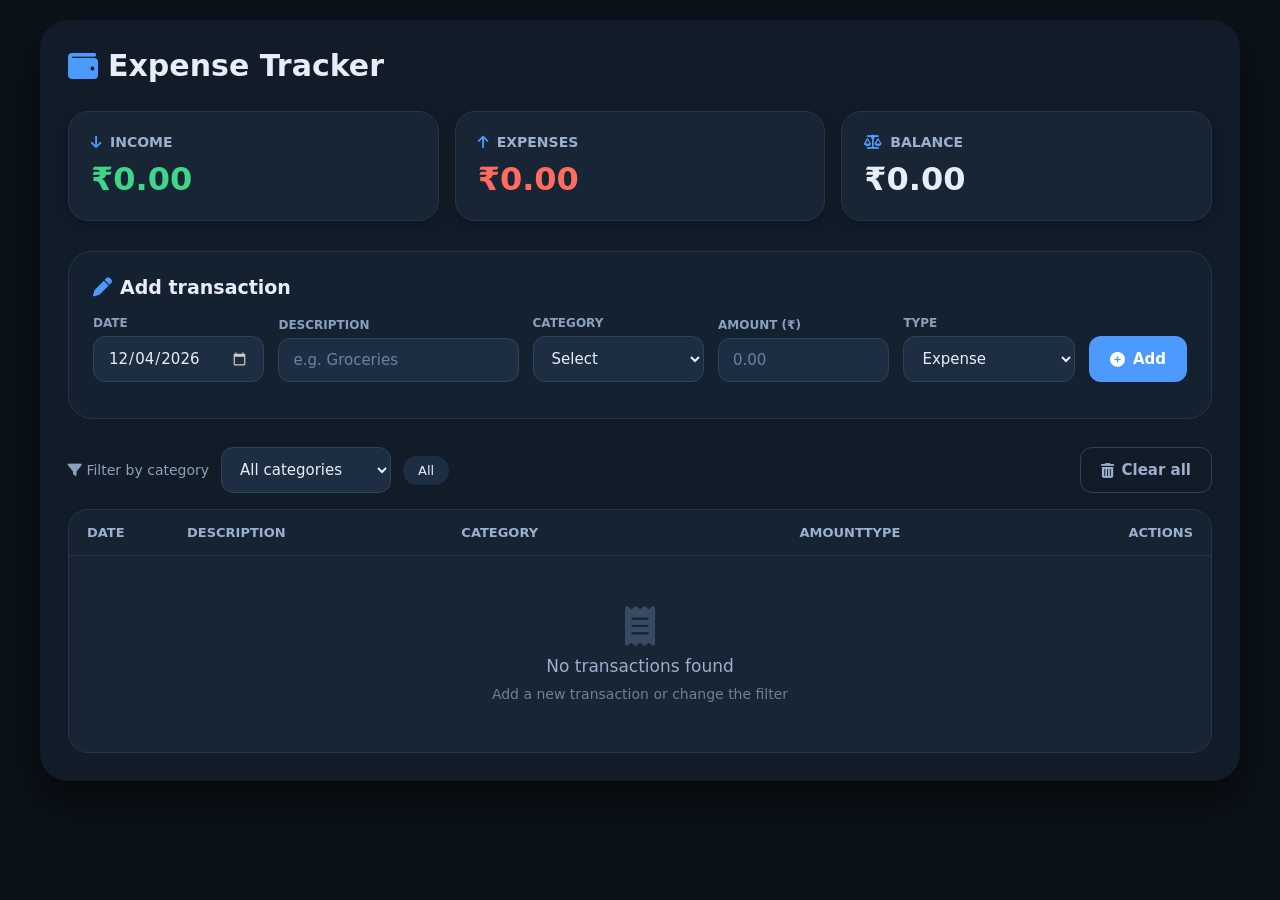
<file: Expense Tracker/index.html>
<!DOCTYPE html>
<html lang="en">

<head>
    <meta charset="UTF-8">
    <meta name="viewport" content="width=device-width, initial-scale=1.0">
    <title>Expense Tracker</title>
    <link rel="stylesheet" href="style.css">
    <script defer src="script.js"></script>
    <link rel="stylesheet" href="https://cdnjs.cloudflare.com/ajax/libs/font-awesome/6.5.2/css/all.min.css">
</head>

<body>

    <div class="app-container">

        <header class="header">
            <h1>
                <i class="fas fa-wallet"></i>
                Expense Tracker
            </h1>
        </header>

        <section class="summary-cards">

            <div class="card">
                <div class="card-label">
                    <i class="fas fa-arrow-down"></i>
                    Income
                </div>
                <div class="card-value income" id="totalIncome">₹0.00</div>
            </div>

            <div class="card">
                <div class="card-label">
                    <i class="fas fa-arrow-up"></i>
                    Expenses
                </div>
                <div class="card-value expense" id="totalExpense">₹0.00</div>
            </div>

            <div class="card">
                <div class="card-label">
                    <i class="fas fa-scale-balanced"></i>
                    Balance
                </div>
                <div class="card-value" id="totalBalance">₹0.00</div>
            </div>

        </section>

        <section class="form-section">

            <div class="form-title">
                <i class="fas fa-pen"></i>
                <span id="formTitle">Add transaction</span>
            </div>

            <form id="transactionForm">

                <div class="form-grid">

                    <div class="input-group">
                        <label for="date">Date</label>
                        <input type="date" id="date" required>
                    </div>

                    <div class="input-group">
                        <label for="description">Description</label>
                        <input type="text" id="description" placeholder="e.g. Groceries" maxlength="100" required>
                    </div>

                    <div class="input-group">
                        <label for="category">Category</label>
                        <select id="category" required>
                            <option value="">Select</option>
                            <option value="Salary">Salary</option>
                            <option value="Freelance">Freelance</option>
                            <option value="Investment">Investment</option>
                            <option value="Food">Food</option>
                            <option value="Transport">Transport</option>
                            <option value="Housing">Housing</option>
                            <option value="Utilities">Utilities</option>
                            <option value="Entertainment">Entertainment</option>
                            <option value="Shopping">Shopping</option>
                            <option value="Other">Other</option>
                        </select>
                    </div>

                    <div class="input-group">
                        <label for="amount">Amount (₹)</label>
                        <input type="number" id="amount" step="0.01" min="0.01" placeholder="0.00" required>
                    </div>

                    <div class="input-group">
                        <label for="type">Type</label>
                        <select id="type" required>
                            <option value="expense">Expense</option>
                            <option value="income">Income</option>
                        </select>
                    </div>

                    <button type="submit" class="btn btn-primary" id="submitBtn">
                        <i class="fas fa-plus-circle"></i>
                        <span id="submitBtnText">Add</span>
                    </button>

                </div>

            </form>

            <div class="cancel-wrapper">
                <button class="btn btn-outline" id="cancelEditBtn" type="button">
                    <i class="fas fa-times"></i>
                    Cancel edit
                </button>
            </div>

        </section>

        <section class="filter-row">

            <div class="filter-group">

                <label for="filterCategory">
                    <i class="fas fa-filter"></i>
                    Filter by category
                </label>

                <select id="filterCategory">
                    <option value="all">All categories</option>
                    <option value="Salary">Salary</option>
                    <option value="Freelance">Freelance</option>
                    <option value="Investment">Investment</option>
                    <option value="Food">Food</option>
                    <option value="Transport">Transport</option>
                    <option value="Housing">Housing</option>
                    <option value="Utilities">Utilities</option>
                    <option value="Entertainment">Entertainment</option>
                    <option value="Shopping">Shopping</option>
                    <option value="Other">Other</option>
                </select>

                <span class="badge" id="filterBadge">All</span>

            </div>

            <button class="btn btn-outline" id="clearAllBtn" type="button">
                <i class="fas fa-trash-alt"></i>
                Clear all
            </button>

        </section>

        <section class="transactions-container">

            <div class="table-header">
                <div>Date</div>
                <div>Description</div>
                <div>Category</div>
                <div class="amount-header">Amount</div>
                <div>Type</div>
                <div class="actions-header">Actions</div>
            </div>

            <div id="transactionsList"></div>

        </section>

    </div>


</body>

</html>
</file>
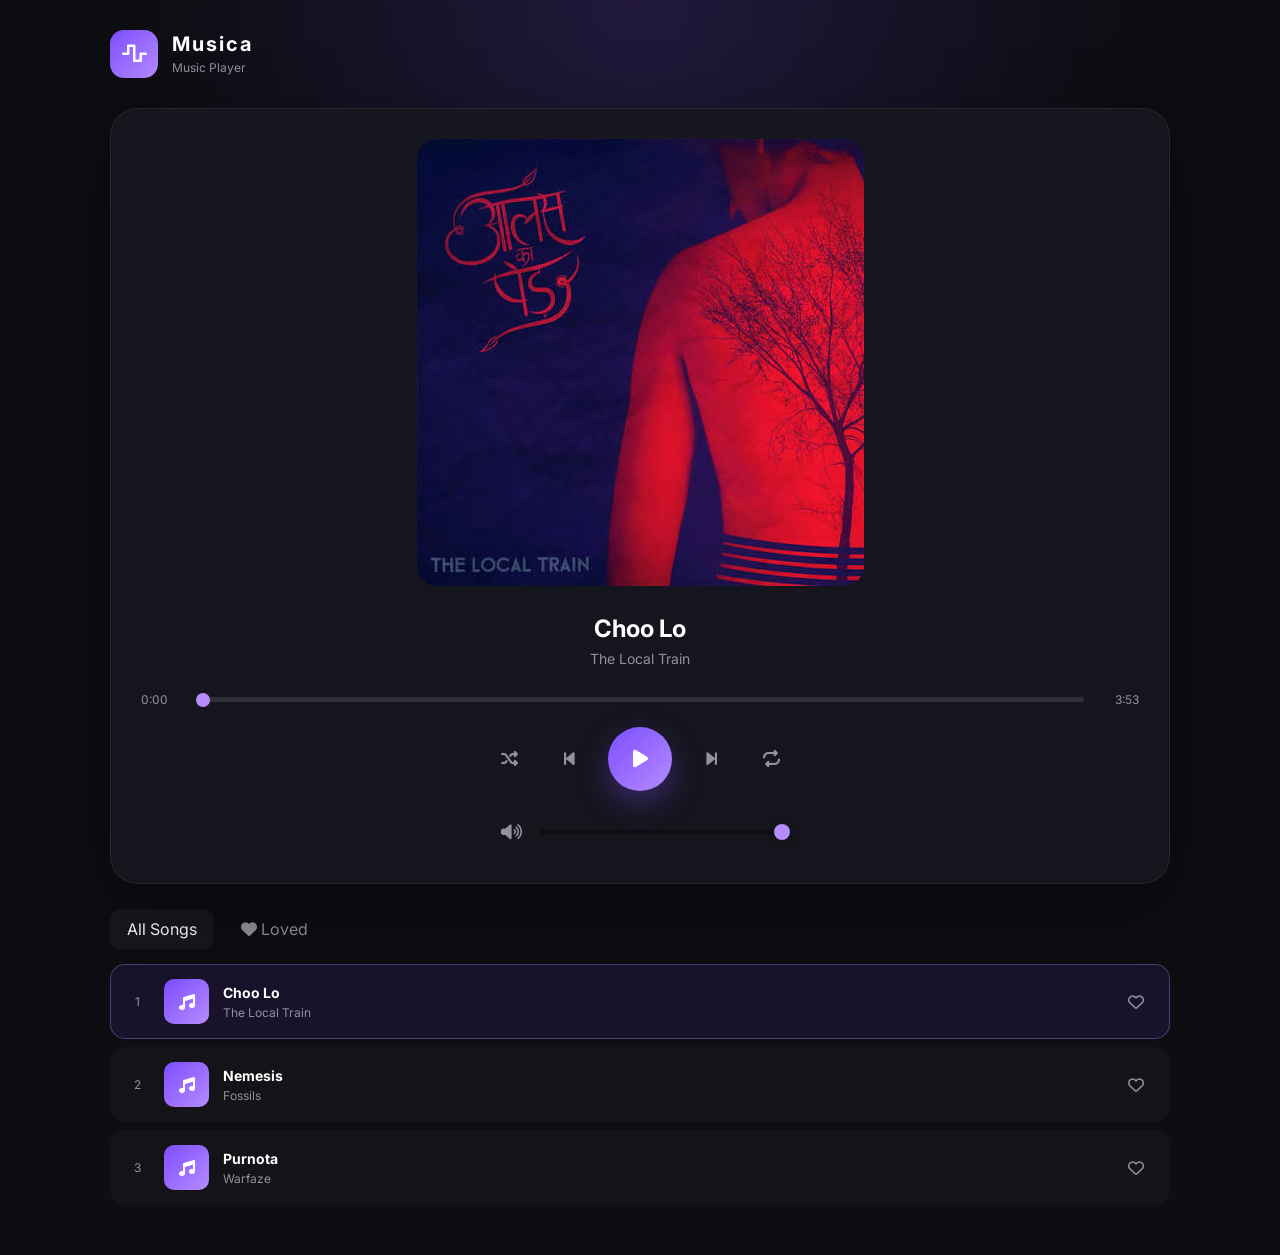
<file: Music App/index.html>
<!DOCTYPE html>
<html lang="en">
<head>
    <meta charset="UTF-8">
    <meta name="viewport" content="width=device-width, initial-scale=1.0">

    <title>Musica · Music Player</title>

    <!-- Font Awesome -->
    <link
        rel="stylesheet"
        href="https://cdnjs.cloudflare.com/ajax/libs/font-awesome/6.5.0/css/all.min.css"
    >

    <!-- Google Font -->
    <link
        href="https://fonts.googleapis.com/css2?family=Inter:wght@400;500;600;700;800&display=swap"
        rel="stylesheet"
    >

    <!-- Custom CSS -->
    <link rel="stylesheet" href="style.css">
    <script defer src="stript.js"></script>
</head>

<body>


    <main class="app">
        <header class="header">
            <div class="brand">
                <div class="brand-icon">
                    <i class="fa-solid fa-wave-square"></i>
                </div>

                <div>
                    <h1>Musica</h1>
                    <span>Music Player</span>
                </div>
            </div>
        </header>

        <section class="player">

            <div class="artwork">
                <img id="albumCover" src="" alt="Album Cover">

                <!-- <div class="disc">
                    <div class="disc-center"></div>
                </div> -->
            </div>

            <div class="song-info">
                <h2 id="songTitle">Song Title</h2>
                <p id="songArtist">Artist</p>
            </div>

            <div class="progress-area">
                <span id="currentTime">0:00</span>

                <input
                    type="range"
                    id="progress"
                    min="0"
                    max="100"
                    value="0"
                >

                <span id="duration">0:00</span>
            </div>

            <div class="controls">

                <button id="shuffleBtn" class="control-btn">
                    <i class="fa-solid fa-shuffle"></i>
                </button>

                <button id="prevBtn" class="control-btn">
                    <i class="fa-solid fa-backward-step"></i>
                </button>

                <button id="playBtn" class="play-btn">
                    <i class="fa-solid fa-play"></i>
                </button>

                <button id="nextBtn" class="control-btn">
                    <i class="fa-solid fa-forward-step"></i>
                </button>

                <button id="repeatBtn" class="control-btn">
                    <i class="fa-solid fa-repeat"></i>
                </button>

            </div>

            <div class="volume-area">
                <button id="volumeBtn" class="control-btn">
                    <i class="fa-solid fa-volume-high"></i>
                </button>

                <input
                    type="range"
                    id="volume"
                    min="0"
                    max="1"
                    step="0.01"
                    value="1"
                >
            </div>

        </section>

        <section class="playlist-section">

            <div class="tabs">
                <button class="tab active" data-tab="all">
                    All Songs
                </button>

                <button class="tab" data-tab="loved">
                    <i class="fa-solid fa-heart"></i>
                    Loved
                </button>
            </div>

            <div id="playlist" class="playlist"></div>

        </section>

    </main>

    <audio id="audio"></audio>

</body>
</html>
</file>
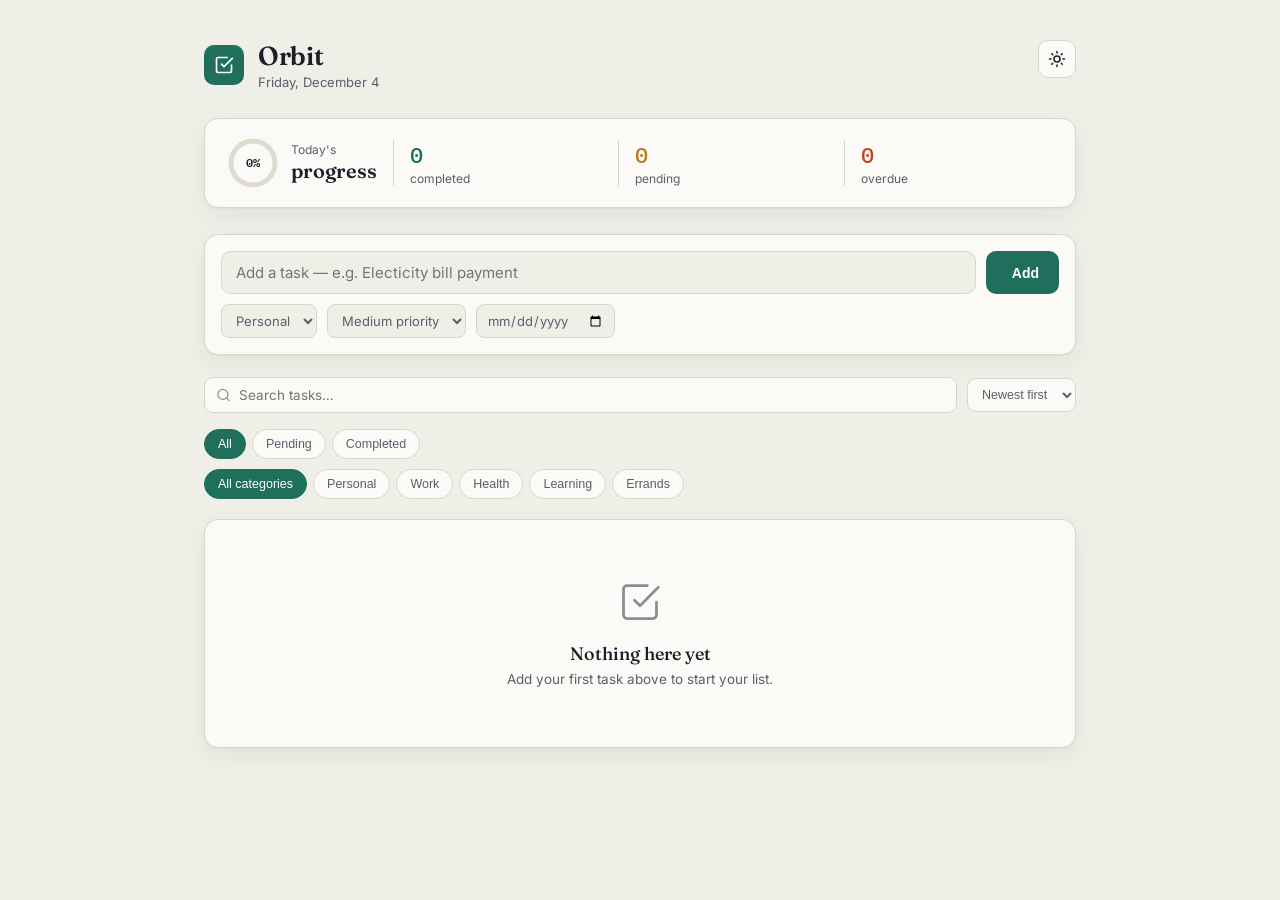
<file: TO-DO LIST APPLICATION/index.html>
<!DOCTYPE html>
<html lang="en">
<head>
<meta charset="UTF-8">
<meta name="viewport" content="width=device-width, initial-scale=1.0">
<title>Orbit — A daily task planner</title>
<link rel="stylesheet" href="style.css">
<script src="script.js" defer></script>

<link rel="preconnect" href="https://fonts.googleapis.com">
<link href="https://fonts.googleapis.com/css2?family=Fraunces:ital,opsz,wght@0,9..144,400;0,9..144,500;0,9..144,600;1,9..144,500&family=Inter:wght@400;500;600;700&family=IBM+Plex+Mono:wght@400;500&display=swap" rel="stylesheet">

</head>
<body data-theme="light">
<div class="wrap">

  <header class="top">
    <div class="brand">
      <div class="brand-mark">
        <svg viewBox="0 0 24 24" fill="none" stroke="#fff" stroke-width="2" stroke-linecap="round" stroke-linejoin="round"><path d="M9 11l3 3L22 4"/><path d="M21 12v7a2 2 0 0 1-2 2H5a2 2 0 0 1-2-2V5a2 2 0 0 1 2-2h11"/></svg>
      </div>
      <div>
        <h1>Orbit</h1>
        <p id="todayLabel">Loading…</p>
      </div>
    </div>
    <div class="top-actions">
      <button class="icon-btn" id="themeToggle" title="Toggle dark mode" aria-label="Toggle dark mode">
        <svg id="themeIcon" viewBox="0 0 24 24" fill="none" stroke="currentColor" stroke-width="2" stroke-linecap="round" stroke-linejoin="round"><circle cx="12" cy="12" r="4"/><path d="M12 2v2M12 20v2M4.93 4.93l1.41 1.41M17.66 17.66l1.41 1.41M2 12h2M20 12h2M6.34 17.66l-1.41 1.41M19.07 4.93l-1.41 1.41"/></svg>
      </button>
    </div>
  </header>

  <div class="stat-strip">
    <div class="ring-cell">
      <svg width="52" height="52" viewBox="0 0 52 52">
        <circle cx="26" cy="26" r="22" fill="none" stroke="var(--paper-line)" stroke-width="5"/>
        <circle id="progressRing" cx="26" cy="26" r="22" fill="none" stroke="var(--teal)" stroke-width="5" stroke-linecap="round" stroke-dasharray="138.2" stroke-dashoffset="138.2" transform="rotate(-90 26 26)"/>
        <text id="progressText" x="26" y="30" text-anchor="middle" font-size="12" font-weight="600" fill="var(--ink)" font-family="IBM Plex Mono, monospace">0%</text>
      </svg>
      <div class="ring-label">Today's<br><b id="progressWord">progress</b></div>
    </div>
    <div class="stat-cell done"><div class="num" id="doneCount">0</div><div class="lab">completed</div></div>
    <div class="stat-cell pending"><div class="num" id="pendingCount">0</div><div class="lab">pending</div></div>
    <div class="stat-cell overdue"><div class="num" id="overdueCount">0</div><div class="lab">overdue</div></div>
  </div>

  <div class="composer">
    <div class="composer-row1">
      <input type="text" id="taskInput" placeholder="Add a task — e.g. Electicity bill payment " maxlength="200">
      <button class="add-btn" id="addBtn">
        <svg viewBox="0 0 24 24" fill="none" stroke="currentColor" stroke-width="2.5" stroke-linecap="round"><path d="M12 5v14M5 12h14"/></svg>
        Add
      </button>
    </div>
    <div class="composer-row2">
      <select id="categorySelect">
        <option value="Personal">Personal</option>
        <option value="Work">Work</option>
        <option value="Health">Health</option>
        <option value="Learning">Learning</option>
        <option value="Errands">Errands</option>
      </select>
      <select id="prioritySelect">
        <option value="low">Low priority</option>
        <option value="medium" selected>Medium priority</option>
        <option value="high">High priority</option>
      </select>
      <input type="date" id="dueDateInput">
    </div>
    <div class="error-msg" id="errorMsg">Give the task a name before adding it.</div>
  </div>

  <div class="filter-bar">
    <div class="search-box">
      <svg viewBox="0 0 24 24" fill="none" stroke="currentColor" stroke-width="2" stroke-linecap="round" stroke-linejoin="round"><circle cx="11" cy="11" r="8"/><path d="M21 21l-4.35-4.35"/></svg>
      <input type="text" id="searchInput" placeholder="Search tasks…">
    </div>
    <select class="sort-select" id="sortSelect">
      <option value="created">Newest first</option>
      <option value="due">By due date</option>
      <option value="priority">By priority</option>
      <option value="az">A–Z</option>
    </select>
  </div>
  <div class="chip-row" id="statusChips" style="margin-bottom:10px;">
    <button class="chip active" data-status="all">All</button>
    <button class="chip" data-status="pending">Pending</button>
    <button class="chip" data-status="completed">Completed</button>
  </div>
  <div class="chip-row" id="categoryChips" style="margin-bottom:20px;">
    <button class="chip active" data-cat="all">All categories</button>
    <button class="chip" data-cat="Personal">Personal</button>
    <button class="chip" data-cat="Work">Work</button>
    <button class="chip" data-cat="Health">Health</button>
    <button class="chip" data-cat="Learning">Learning</button>
    <button class="chip" data-cat="Errands">Errands</button>
  </div>

  <div class="list" id="taskList"></div>
</div>

<div class="modal-overlay" id="editOverlay">
  <div class="modal">
    <h3>Edit task</h3>
    <div class="field">
      <label for="editTitle">Task name</label>
      <input type="text" id="editTitle" maxlength="200">
    </div>
    <div class="field-row">
      <div class="field">
        <label for="editCategory">Category</label>
        <select id="editCategory">
          <option value="Personal">Personal</option>
          <option value="Work">Work</option>
          <option value="Health">Health</option>
          <option value="Learning">Learning</option>
          <option value="Errands">Errands</option>
        </select>
      </div>
      <div class="field">
        <label for="editPriority">Priority</label>
        <select id="editPriority">
          <option value="low">Low</option>
          <option value="medium">Medium</option>
          <option value="high">High</option>
        </select>
      </div>
    </div>
    <div class="field">
      <label for="editDue">Due date</label>
      <input type="date" id="editDue">
    </div>
    <div class="error-msg" id="editError">Give the task a name before saving.</div>
    <div class="modal-actions">
      <button class="btn-ghost" id="cancelEdit">Cancel</button>
      <button class="btn-solid" id="saveEdit">Save changes</button>
    </div>
  </div>
</div>


</body>
</html>
</file>
<file: Expense Tracker/style.css>
* {
  box-sizing: border-box;
  margin: 0;
  padding: 0;
  font-family: system-ui, -apple-system, BlinkMacSystemFont, "Segoe UI", sans-serif;
}

:root {
  --bg-body: #0b1219;
  --bg-app: #121c28;
  --bg-card: #182534;
  --bg-form: #142130;
  --bg-table: #162332;
  --bg-hover: #1e2e42;
  --bg-input: #1e2e42;
  --bg-badge: #1e2e42;
  --bg-category: #1e3a5f;

  --border: #24344a;
  --border-input: #2e4258;

  --text-primary: #e8eef7;
  --text-secondary: #9bb0cc;
  --text-muted: #6b8299;
  --text-label: #8ba0bc;

  --accent: #4d9aff;
  --accent-hover: #6aabff;

  --income: #3fd68a;
  --expense: #ff6b5e;

  --shadow: 0 20px 40px rgba(0, 0, 0, 0.5);
}

body {
  min-height: 100vh;
  padding: 20px;
  background: var(--bg-body);
  color: var(--text-primary);
}

.app-container {
  width: 100%;
  max-width: 1200px;
  margin: 0 auto;
  padding: 28px;
  background: var(--bg-app);
  border-radius: 28px;
  box-shadow: var(--shadow);
}

.header {
  display: flex;
  align-items: center;
  justify-content: space-between;
  margin-bottom: 28px;
}

.header h1 {
  display: flex;
  align-items: center;
  gap: 10px;
  color: var(--text-primary);
  font-size: 30px;
  font-weight: 600;
}

.header h1 i {
  color: var(--accent);
}

.summary-cards {
  display: grid;
  grid-template-columns: repeat(3, 1fr);
  gap: 16px;
  margin-bottom: 30px;
}

.card {
  padding: 22px;
  background: var(--bg-card);
  border: 1px solid var(--border);
  border-radius: 20px;
  box-shadow: 0 4px 12px rgba(0, 0, 0, 0.25);
  transition: 0.2s ease;
}

.card:hover {
  border-color: var(--accent);
}

.card-label {
  display: flex;
  align-items: center;
  gap: 8px;
  margin-bottom: 10px;
  color: var(--text-secondary);
  font-size: 14px;
  font-weight: 600;
  text-transform: uppercase;
}

.card-label i {
  color: var(--accent);
}

.card-value {
  color: var(--text-primary);
  font-size: 32px;
  font-weight: 700;
}

.card-value.income {
  color: var(--income);
}

.card-value.expense {
  color: var(--expense);
}

.form-section {
  margin-bottom: 28px;
  padding: 24px;
  background: var(--bg-form);
  border: 1px solid var(--border);
  border-radius: 24px;
}

.form-title {
  display: flex;
  align-items: center;
  gap: 8px;
  margin-bottom: 18px;
  color: var(--text-primary);
  font-size: 19px;
  font-weight: 600;
}

.form-title i {
  color: var(--accent);
}

.form-grid {
  display: grid;
  grid-template-columns: 1fr 1.4fr 1fr 1fr 1fr auto;
  gap: 14px;
  align-items: end;
}

.input-group {
  display: flex;
  flex-direction: column;
  gap: 6px;
}

.input-group label {
  color: var(--text-label);
  font-size: 12px;
  font-weight: 600;
  text-transform: uppercase;
}

.input-group input,
.input-group select,
.filter-group select {
  width: 100%;
  padding: 12px 14px;
  border: 1px solid var(--border-input);
  border-radius: 12px;
  outline: none;
  background: var(--bg-input);
  color: var(--text-primary);
  font-size: 15px;
}

.input-group input:focus,
.input-group select:focus,
.filter-group select:focus {
  border-color: var(--accent);
  box-shadow: 0 0 0 3px rgba(77, 154, 255, 0.15);
}

.input-group input::placeholder {
  color: var(--text-muted);
}

input[type="date"]::-webkit-calendar-picker-indicator {
  filter: invert(0.8);
  cursor: pointer;
}

.btn {
  display: inline-flex;
  align-items: center;
  justify-content: center;
  gap: 8px;
  min-height: 46px;
  padding: 11px 20px;
  border: 1px solid transparent;
  border-radius: 12px;
  cursor: pointer;
  font-size: 15px;
  font-weight: 600;
  white-space: nowrap;
  transition: 0.15s ease;
}

.btn-primary {
  background: var(--accent);
  color: white;
}

.btn-primary:hover {
  background: var(--accent-hover);
}

.btn-outline {
  border-color: var(--border-input);
  background: transparent;
  color: var(--text-secondary);
}

.btn-outline:hover {
  background: var(--bg-hover);
  color: var(--text-primary);
}

.cancel-wrapper {
  display: flex;
  justify-content: flex-end;
  margin-top: 12px;
}

#cancelEditBtn {
  display: none;
}

.filter-row {
  display: flex;
  align-items: center;
  justify-content: space-between;
  gap: 16px;
  margin-bottom: 16px;
}

.filter-group {
  display: flex;
  align-items: center;
  gap: 12px;
}

.filter-group label {
  color: var(--text-label);
  font-size: 14px;
  font-weight: 500;
}

.filter-group select {
  width: auto;
  min-width: 170px;
}

.badge {
  padding: 7px 15px;
  border-radius: 30px;
  background: var(--bg-badge);
  color: var(--text-primary);
  font-size: 13px;
  font-weight: 500;
}

.transactions-container {
  overflow: hidden;
  border: 1px solid var(--border);
  border-radius: 20px;
  background: var(--bg-card);
}

.table-header,
.transaction-item {
  display: grid;
  grid-template-columns: 100px 1.5fr 1.2fr 1fr 0.8fr 1fr;
  align-items: center;
}

.table-header {
  padding: 15px 18px;
  border-bottom: 1px solid var(--border);
  background: var(--bg-table);
  color: var(--text-secondary);
  font-size: 13px;
  font-weight: 600;
  text-transform: uppercase;
}

.amount-header,
.actions-header {
  text-align: right;
}

.transaction-item {
  padding: 15px 18px;
  border-bottom: 1px solid var(--border);
  background: var(--bg-card);
  color: var(--text-primary);
  font-size: 15px;
  transition: 0.15s ease;
}

.transaction-item:last-child {
  border-bottom: none;
}

.transaction-item:hover {
  background: var(--bg-hover);
}

.transaction-date {
  color: var(--text-secondary);
  font-size: 13px;
}

.transaction-desc {
  overflow: hidden;
  color: var(--text-primary);
  font-weight: 500;
  text-overflow: ellipsis;
  white-space: nowrap;
}

.transaction-category {
  width: fit-content;
  padding: 5px 11px;
  border-radius: 30px;
  background: var(--bg-category);
  color: #8ec2ff;
  font-size: 12px;
  font-weight: 500;
}

.transaction-amount {
  padding-right: 8px;
  text-align: right;
  font-weight: 600;
}

.transaction-amount.income {
  color: var(--income);
}

.transaction-amount.expense {
  color: var(--expense);
}

.transaction-type {
  color: var(--text-secondary);
  font-weight: 500;
  text-transform: capitalize;
}

.transaction-actions {
  display: flex;
  justify-content: flex-end;
  gap: 4px;
}

.btn-icon {
  width: 38px;
  height: 38px;
  border: none;
  border-radius: 9px;
  background: transparent;
  color: var(--text-muted);
  cursor: pointer;
  font-size: 15px;
  transition: 0.15s ease;
}

.btn-icon:hover {
  background: var(--bg-hover);
  color: var(--text-primary);
}

.btn-icon.delete:hover {
  background: #3a2222;
  color: var(--expense);
}

.empty-state {
  display: flex;
  flex-direction: column;
  align-items: center;
  gap: 10px;
  padding: 50px 20px;
  color: var(--text-muted);
  text-align: center;
}

.empty-state i {
  color: #3a4a60;
  font-size: 40px;
}

.empty-state p {
  color: var(--text-secondary);
  font-size: 17px;
}

.empty-state span {
  font-size: 14px;
}

@media (max-width: 1050px) {
  .form-grid {
    grid-template-columns: repeat(3, 1fr);
  }

  .form-grid .btn-primary {
    grid-column: span 3;
  }
}

@media (max-width: 850px) {
  .summary-cards {
    grid-template-columns: 1fr;
  }

  .table-header {
    display: none;
  }

  .transaction-item {
    grid-template-columns: 1fr 1fr 1fr;
    gap: 10px;
    padding: 18px;
  }

  .transaction-date {
    grid-column: 1;
  }

  .transaction-desc {
    grid-column: 2 / 4;
  }

  .transaction-category {
    grid-column: 1 / 3;
  }

  .transaction-amount {
    grid-column: 3;
  }

  .transaction-type {
    display: none;
  }

  .transaction-actions {
    grid-column: 1 / 4;
  }

  .filter-row {
    flex-direction: column;
    align-items: stretch;
  }

  .filter-group {
    justify-content: space-between;
  }
}

@media (max-width: 600px) {
  body {
    padding: 10px;
  }

  .app-container {
    padding: 18px;
    border-radius: 20px;
  }

  .header h1 {
    font-size: 24px;
  }

  .form-grid {
    grid-template-columns: 1fr;
  }

  .form-grid .btn-primary {
    grid-column: span 1;
  }

  .filter-group {
    flex-wrap: wrap;
  }

  .filter-group select {
    flex: 1;
  }

  .transaction-item {
    grid-template-columns: 1fr 1fr;
  }

  .transaction-date {
    grid-column: 1;
  }

  .transaction-desc {
    grid-column: 1 / 3;
    grid-row: 2;
  }

  .transaction-category {
    grid-column: 1;
    grid-row: 3;
  }

  .transaction-amount {
    grid-column: 2;
    grid-row: 3;
  }

  .transaction-actions {
    grid-column: 1 / 3;
    grid-row: 4;
  }

  .card-value {
    font-size: 28px;
  }
}
</file>
<file: Music App/style.css>
* {
    margin: 0;
    padding: 0;
    box-sizing: border-box;
}

:root {
    --bg: #0d0d12;
    --card: #17171f;
    --card-light: #20202a;
    --text: #ffffff;
    --muted: #92929d;
    --accent: #b68cff;
    --accent-2: #7c4dff;
    --border: rgba(255, 255, 255, 0.08);
}

body {
    min-height: 100vh;
    font-family: "Inter", sans-serif;
    background:
        radial-gradient(
            circle at top,
            rgba(124, 77, 255, 0.18),
            transparent 35%
        ),
        var(--bg);
    color: var(--text);
}

button,
input {
    font: inherit;
}

button {
    border: none;
    cursor: pointer;
}

.app {
    width: min(100%, 1100px);
    margin: auto;
    padding: 30px 20px 50px;
}



.header {
    display: flex;
    align-items: center;
    justify-content: space-between;
    margin-bottom: 30px;
}

.brand {
    display: flex;
    align-items: center;
    gap: 14px;
}

.brand-icon {
    width: 48px;
    height: 48px;
    border-radius: 14px;
    display: grid;
    place-items: center;
    background: linear-gradient(
        135deg,
        var(--accent-2),
        var(--accent)
    );
    font-size: 20px;
}

.brand h1 {
    font-size: 20px;
    letter-spacing: 2px;
}

.brand span {
    color: var(--muted);
    font-size: 12px;
}



.player {
    background: rgba(23, 23, 31, 0.88);
    border: 1px solid var(--border);
    border-radius: 28px;
    padding: 30px;
    backdrop-filter: blur(20px);
    box-shadow: 0 25px 80px rgba(0, 0, 0, 0.35);
}

/* Artwork */

.artwork {
    width: fit-content;
    height: max-content;
    margin: 0 auto 28px;
    overflow: hidden;
    border-radius: 20px;
}

.artwork img {
    width: 100%;
    height: 100%;
    object-fit: cover;
    display: block;
}

.disc {
    width: 100%;
    height: 100%;
    border-radius: 50%;
    position: relative;

    background:
        repeating-radial-gradient(
            circle,
            #16161d 0,
            #16161d 4px,
            #22222b 5px,
            #111118 8px
        );

    box-shadow:
        0 25px 60px rgba(0, 0, 0, 0.55),
        inset 0 0 0 10px rgba(255, 255, 255, 0.03);

    animation: rotateDisc 8s linear infinite;
    animation-play-state: paused;
}

.disc.playing {
    animation-play-state: running;
}

.disc::before {
    content: "";
    position: absolute;
    inset: 20%;
    border-radius: 50%;
    background: linear-gradient(
        135deg,
        var(--accent-2),
        var(--accent)
    );
    filter: blur(1px);
}

.disc-center {
    position: absolute;
    width: 55px;
    height: 55px;
    border-radius: 50%;
    background: #111118;
    border: 7px solid #292934;
    top: 50%;
    left: 50%;
    transform: translate(-50%, -50%);
    z-index: 2;
}

@keyframes rotateDisc {
    to {
        transform: rotate(360deg);
    }
}


.song-info {
    text-align: center;
    margin-bottom: 25px;
}

.song-info h2 {
    font-size: 24px;
    margin-bottom: 7px;
}

.song-info p {
    color: var(--muted);
    font-size: 14px;
}


.progress-area {
    display: grid;
    grid-template-columns: 45px 1fr 45px;
    align-items: center;
    gap: 10px;
    margin-bottom: 20px;
}

.progress-area span {
    color: var(--muted);
    font-size: 12px;
}

.progress-area span:last-child {
    text-align: right;
}

input[type="range"] {
    appearance: none;
    width: 100%;
    height: 5px;
    border-radius: 10px;
    background: #30303a;
    outline: none;
}

input[type="range"]::-webkit-slider-thumb {
    appearance: none;
    width: 14px;
    height: 14px;
    border-radius: 50%;
    background: var(--accent);
    cursor: pointer;
}

input[type="range"]::-moz-range-thumb {
    width: 14px;
    height: 14px;
    border: none;
    border-radius: 50%;
    background: var(--accent);
    cursor: pointer;
}

/* Controls */

.controls {
    display: flex;
    justify-content: center;
    align-items: center;
    gap: 18px;
    margin: 20px 0;
}

.control-btn,
.play-btn {
    color: var(--muted);
    background: transparent;
    transition: 0.2s ease;
}

.control-btn {
    width: 42px;
    height: 42px;
    border-radius: 50%;
    font-size: 17px;
}

.control-btn:hover {
    color: var(--text);
    background: rgba(255, 255, 255, 0.07);
}

.control-btn.active {
    color: var(--accent);
}

.play-btn {
    width: 64px;
    height: 64px;
    border-radius: 50%;
    color: white;
    background: linear-gradient(
        135deg,
        var(--accent-2),
        var(--accent)
    );
    font-size: 20px;
    box-shadow: 0 12px 30px rgba(124, 77, 255, 0.35);
}

.play-btn:hover {
    transform: scale(1.05);
}

/* Volume */

.volume-area {
    max-width: 300px;
    margin: 15px auto 0;
    display: flex;
    align-items: center;
    gap: 8px;
}

.volume-area input {
    flex: 1;
    appearance: none;
    width: 100%;
    height: 4px;
    background: var(--bg);
    border-radius: 2px;
    outline: none;
    cursor: pointer;
    margin: 0;
    padding: 0;
}

.volume-area input::-webkit-slider-thumb {
    -webkit-appearance: none;
    appearance: none;
    width: 16px;
    height: 16px;
    background: var(--accent);
    border-radius: 50%;
    cursor: pointer;
    box-shadow: 0 2px 6px rgba(0, 0, 0, 0.3);
}

/* Playlist */

.playlist-section {
    margin-top: 25px;
}

.tabs {
    display: flex;
    gap: 10px;
    margin-bottom: 15px;
}

.tab {
    padding: 10px 17px;
    border-radius: 10px;
    color: var(--muted);
    background: transparent;
}

.tab.active {
    color: white;
    background: var(--card);
}

.playlist {
    display: flex;
    flex-direction: column;
    gap: 8px;
}

.song-item {
    display: flex;
    align-items: center;
    gap: 14px;
    padding: 14px;
    border: 1px solid transparent;
    border-radius: 15px;
    background: rgba(255, 255, 255, 0.025);
    transition: 0.2s ease;
}

.song-item:hover {
    background: rgba(255, 255, 255, 0.06);
}

.song-item.active {
    border-color: rgba(182, 140, 255, 0.35);
    background: rgba(124, 77, 255, 0.1);
}

.song-number {
    width: 25px;
    color: var(--muted);
    text-align: center;
    font-size: 12px;
}

.song-cover {
    width: 45px;
    height: 45px;
    border-radius: 10px;
    display: grid;
    place-items: center;
    background: linear-gradient(
        135deg,
        var(--accent-2),
        var(--accent)
    );
}

.song-details {
    flex: 1;
    min-width: 0;
}

.song-details h3 {
    font-size: 14px;
    white-space: nowrap;
    overflow: hidden;
    text-overflow: ellipsis;
}

.song-details p {
    color: var(--muted);
    font-size: 12px;
    margin-top: 4px;
}

.favorite-btn {
    width: 38px;
    height: 38px;
    border-radius: 50%;
    background: transparent;
    color: var(--muted);
}

.favorite-btn:hover,
.favorite-btn.loved {
    color: #ff6b9d;
}

/* Responsive */

@media (max-width: 600px) {
    .app {
        padding: 20px 12px 35px;
    }

    .player {
        padding: 20px 15px;
        border-radius: 20px;
    }

    .artwork {
        width: 220px;
        height: 220px;
    }

    .controls {
        gap: 8px;
    }

    .play-btn {
        width: 58px;
        height: 58px;
    }

    .progress-area {
        grid-template-columns: 38px 1fr 38px;
    }
}
</file>
<file: TO-DO LIST APPLICATION/style.css>
:root{
    --paper:#EFEEE7;
    --paper-line:#DEDCCF;
    --card:#FBFAF6;
    --ink:#1B1F2A;
    --ink-soft:#5B5F6B;
    --ink-faint:#8B8E96;
    --teal:#1F6F5C;
    --teal-deep:#154E41;
    --teal-tint:#E1EEE9;
    --brick:#C1442D;
    --brick-tint:#F8E3DE;
    --ochre:#B8791F;
    --ochre-tint:#F6E8D2;
    --slate:#3E6E90;
    --slate-tint:#DFEAF1;
    --border:#D8D6C9;
    --shadow: 0 1px 2px rgba(27,31,42,0.04), 0 8px 24px rgba(27,31,42,0.06);
    --radius: 14px;
  }
  [data-theme="dark"]{
    --paper:#14171C;
    --paper-line:#20242C;
    --card:#1B1F27;
    --ink:#EEEDE6;
    --ink-soft:#A8ACB6;
    --ink-faint:#6D7178;
    --teal:#4FBF9F;
    --teal-deep:#7BD6BB;
    --teal-tint:#183028;
    --brick:#E07359;
    --brick-tint:#33221D;
    --ochre:#E0A94E;
    --ochre-tint:#332812;
    --slate:#7BAAC9;
    --slate-tint:#1B2A33;
    --border:#2A2E36;
    --shadow: 0 1px 2px rgba(0,0,0,0.3), 0 8px 24px rgba(0,0,0,0.35);
  }
  *{box-sizing:border-box;}
  html,body{margin:0;padding:0;}
  body{
    background:var(--paper);
    color:var(--ink);
    font-family:'Inter',sans-serif;
    min-height:100vh;
    transition:background .25s ease, color .25s ease;
  }
  .wrap{
    max-width:920px;
    margin:0 auto;
    padding:40px 24px 80px;
  }
  header.top{
    display:flex;
    justify-content:space-between;
    align-items:flex-start;
    gap:20px;
    margin-bottom:28px;
  }
  .brand{display:flex; align-items:center; gap:14px;}
  .brand-mark{
    width:40px;height:40px;border-radius:10px;
    background:var(--teal);
    display:flex;align-items:center;justify-content:center;
    flex-shrink:0;
  }
  .brand-mark svg{width:20px;height:20px;}
  .brand h1{
    font-family:'Fraunces',serif;
    font-weight:600;
    font-size:26px;
    margin:0;
    letter-spacing:-0.01em;
  }
  .brand p{
    margin:2px 0 0;
    font-size:13px;
    color:var(--ink-soft);
  }
  .top-actions{display:flex; align-items:center; gap:10px;}
  .icon-btn{
    width:38px;height:38px;
    border-radius:10px;
    border:1px solid var(--border);
    background:var(--card);
    display:flex;align-items:center;justify-content:center;
    cursor:pointer;
    color:var(--ink);
    transition:all .15s ease;
  }
  .icon-btn:hover{border-color:var(--teal); color:var(--teal);}
  .icon-btn svg{width:18px;height:18px;}

  /* progress ring card */
  .stat-strip{
    display:grid;
    grid-template-columns:auto 1fr 1fr 1fr;
    gap:16px;
    background:var(--card);
    border:1px solid var(--border);
    border-radius:var(--radius);
    padding:18px 22px;
    box-shadow:var(--shadow);
    margin-bottom:26px;
    align-items:center;
  }
  .ring-cell{display:flex; align-items:center; gap:12px;}
  .ring-cell .ring-label{font-size:12px; color:var(--ink-soft); line-height:1.3;}
  .ring-cell .ring-label b{display:block; font-family:'Fraunces',serif; font-size:20px; color:var(--ink); font-weight:600;}
  .stat-cell{
    border-left:1px solid var(--border);
    padding-left:16px;
  }
  .stat-cell .num{font-family:'IBM Plex Mono',monospace; font-size:22px; font-weight:500;}
  .stat-cell .lab{font-size:12px; color:var(--ink-soft); margin-top:2px;}
  .stat-cell.done .num{color:var(--teal);}
  .stat-cell.pending .num{color:var(--ochre);}
  .stat-cell.overdue .num{color:var(--brick);}

  /* composer */
  .composer{
    background:var(--card);
    border:1px solid var(--border);
    border-radius:var(--radius);
    padding:16px;
    box-shadow:var(--shadow);
    margin-bottom:22px;
  }
  .composer-row1{display:flex; gap:10px;}
  .composer input[type=text]{
    flex:1;
    border:1px solid var(--border);
    background:var(--paper);
    color:var(--ink);
    border-radius:10px;
    padding:11px 14px;
    font-size:15px;
    font-family:'Inter',sans-serif;
    outline:none;
    transition:border-color .15s ease;
  }
  .composer input[type=text]:focus{border-color:var(--teal);}
  .add-btn{
    background:var(--teal);
    color:#fff;
    border:none;
    border-radius:10px;
    padding:0 20px;
    font-size:14px;
    font-weight:600;
    cursor:pointer;
    display:flex;align-items:center;gap:6px;
    transition:background .15s ease;
    white-space:nowrap;
  }
  .add-btn:hover{background:var(--teal-deep);}
  .composer-row2{
    display:flex;
    gap:10px;
    margin-top:10px;
    flex-wrap:wrap;
  }
  .composer select, .composer input[type=date]{
    border:1px solid var(--border);
    background:var(--paper);
    color:var(--ink-soft);
    border-radius:8px;
    padding:7px 10px;
    font-size:13px;
    font-family:'Inter',sans-serif;
    outline:none;
  }
  .error-msg{
    color:var(--brick);
    font-size:12.5px;
    margin-top:8px;
    display:none;
  }
  .error-msg.show{display:block;}

  /* filter bar */
  .filter-bar{
    display:flex;
    align-items:center;
    gap:10px;
    margin-bottom:16px;
    flex-wrap:wrap;
  }
  .search-box{
    position:relative;
    flex:1;
    min-width:180px;
  }
  .search-box svg{
    position:absolute; left:12px; top:50%; transform:translateY(-50%);
    width:15px;height:15px; color:var(--ink-faint);
  }
  .search-box input{
    width:100%;
    padding:9px 12px 9px 34px;
    border:1px solid var(--border);
    background:var(--card);
    color:var(--ink);
    border-radius:9px;
    font-size:13.5px;
    outline:none;
    font-family:'Inter',sans-serif;
  }
  .search-box input:focus{border-color:var(--teal);}
  .chip-row{display:flex; gap:6px; flex-wrap:wrap;}
  .chip{
    border:1px solid var(--border);
    background:var(--card);
    color:var(--ink-soft);
    padding:7px 13px;
    border-radius:999px;
    font-size:12.5px;
    font-weight:500;
    cursor:pointer;
    white-space:nowrap;
    transition:all .15s ease;
  }
  .chip.active{
    background:var(--teal);
    border-color:var(--teal);
    color:#fff;
  }
  select.sort-select{
    border:1px solid var(--border);
    background:var(--card);
    color:var(--ink-soft);
    border-radius:9px;
    padding:8px 10px;
    font-size:12.5px;
    outline:none;
  }

  /* task list — ruled paper feel */
  .list{
    background:var(--card);
    border:1px solid var(--border);
    border-radius:var(--radius);
    box-shadow:var(--shadow);
    overflow:hidden;
  }
  .task{
    display:flex;
    align-items:flex-start;
    gap:12px;
    padding:15px 18px;
    border-bottom:1px solid var(--paper-line);
    transition:background .12s ease;
  }
  .task:last-child{border-bottom:none;}
  .task:hover{background:rgba(31,111,92,0.04);}
  .task.done .task-title{ text-decoration:line-through; color:var(--ink-faint); }
  .check{
    width:21px;height:21px;
    border-radius:6px;
    border:2px solid var(--border);
    flex-shrink:0;
    margin-top:2px;
    cursor:pointer;
    display:flex;align-items:center;justify-content:center;
    transition:all .15s ease;
    background:transparent;
  }
  .check:hover{border-color:var(--teal);}
  .check.checked{background:var(--teal); border-color:var(--teal);}
  .check svg{width:13px;height:13px; color:#fff; opacity:0; transition:opacity .1s ease;}
  .check.checked svg{opacity:1;}
  .task-body{flex:1; min-width:0;}
  .task-title{
    font-size:15px;
    font-weight:500;
    word-break:break-word;
  }
  .task-meta{
    display:flex;
    gap:8px;
    margin-top:6px;
    flex-wrap:wrap;
    align-items:center;
  }
  .badge{
    font-size:11px;
    font-weight:600;
    padding:3px 9px;
    border-radius:999px;
    display:inline-flex;
    align-items:center;
    gap:4px;
  }
  .badge.prio-high{background:var(--brick-tint); color:var(--brick);}
  .badge.prio-medium{background:var(--ochre-tint); color:var(--ochre);}
  .badge.prio-low{background:var(--slate-tint); color:var(--slate);}
  .badge.cat{background:var(--teal-tint); color:var(--teal-deep);}
  .badge.due{background:transparent; color:var(--ink-faint); padding-left:0; font-weight:500;}
  .badge.due.late{color:var(--brick); font-weight:600;}
  .badge svg{width:11px;height:11px;}
  .task-actions{display:flex; gap:4px; flex-shrink:0;}
  .task-actions button{
    width:30px;height:30px;
    border:none;background:transparent;
    border-radius:8px;
    color:var(--ink-faint);
    cursor:pointer;
    display:flex;align-items:center;justify-content:center;
    transition:all .12s ease;
  }
  .task-actions button:hover{background:var(--paper); color:var(--ink);}
  .task-actions button.del:hover{color:var(--brick);}
  .task-actions svg{width:16px;height:16px;}

  .empty{
    text-align:center;
    padding:60px 20px;
    color:var(--ink-soft);
  }
  .empty svg{width:44px;height:44px; color:var(--ink-faint); margin-bottom:14px;}
  .empty h3{font-family:'Fraunces',serif; font-weight:500; font-size:18px; margin:0 0 6px; color:var(--ink);}
  .empty p{font-size:13.5px; margin:0;}

  /* edit modal */
  .modal-overlay{
    position:fixed; inset:0;
    background:rgba(20,22,26,0.45);
    display:none;
    align-items:center; justify-content:center;
    z-index:50;
    padding:20px;
  }
  .modal-overlay.show{display:flex;}
  .modal{
    background:var(--card);
    border-radius:16px;
    padding:24px;
    width:100%;
    max-width:420px;
    box-shadow:0 20px 60px rgba(0,0,0,0.25);
    border:1px solid var(--border);
  }
  .modal h3{
    font-family:'Fraunces',serif;
    font-weight:600;
    font-size:19px;
    margin:0 0 16px;
  }
  .field{margin-bottom:14px;}
  .field label{
    display:block;
    font-size:12px;
    font-weight:600;
    color:var(--ink-soft);
    margin-bottom:6px;
  }
  .field input, .field select{
    width:100%;
    border:1px solid var(--border);
    background:var(--paper);
    color:var(--ink);
    border-radius:9px;
    padding:9px 12px;
    font-size:14px;
    font-family:'Inter',sans-serif;
    outline:none;
  }
  .field input:focus, .field select:focus{border-color:var(--teal);}
  .field-row{display:flex; gap:10px;}
  .field-row .field{flex:1;}
  .modal-actions{display:flex; justify-content:flex-end; gap:10px; margin-top:18px;}
  .btn-ghost{
    background:transparent; border:1px solid var(--border); color:var(--ink);
    padding:9px 16px; border-radius:9px; font-size:13.5px; font-weight:500; cursor:pointer;
  }
  .btn-ghost:hover{background:var(--paper);}
  .btn-solid{
    background:var(--teal); border:none; color:#fff;
    padding:9px 16px; border-radius:9px; font-size:13.5px; font-weight:600; cursor:pointer;
  }
  .btn-solid:hover{background:var(--teal-deep);}

  @media (max-width:600px){
    .stat-strip{grid-template-columns:auto 1fr; row-gap:14px;}
    .stat-cell{border-left:none; padding-left:0; border-top:1px solid var(--border); padding-top:10px;}
    .composer-row1{flex-direction:column;}
    .add-btn{padding:11px 20px; justify-content:center;}
  }
</file>
